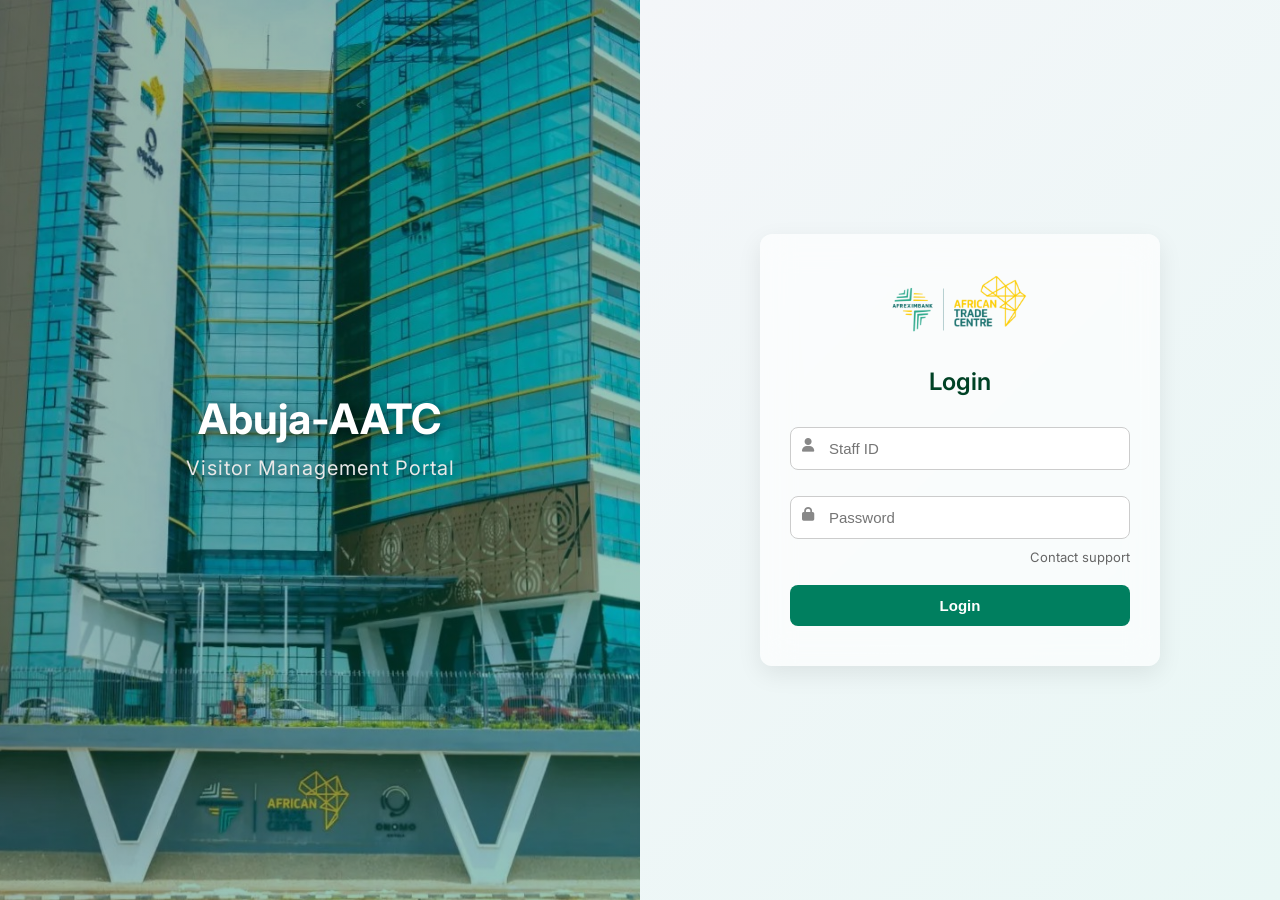
<file: index.html>
<!DOCTYPE html>
<html lang="en">
  <head>
    <meta charset="UTF-8" />
    <meta name="viewport" content="width=device-width, initial-scale=1.0" />
    <title>Abuja-AATC Visitor Management Portal</title>

    <link
      href="https://fonts.googleapis.com/css2?family=Inter:wght@400;600&display=swap"
      rel="stylesheet"
    />
    <link
      rel="stylesheet"
      href="https://cdnjs.cloudflare.com/ajax/libs/font-awesome/6.5.0/css/all.min.css"
    />
    <link rel="icon" href="assets/favicon.ico" type="image/x-icon" />
    <style>
      /* UNified login */
      :root {
        --primary-green: #004225;
        --accent-green: #007f5f;
        --yellow: #ffc107;
        --bg-light: #f4f6f9;
      }

      * {
        margin: 0;
        padding: 0;
        box-sizing: border-box;
      }

      html,
      body {
        height: 100%;
        font-family: "Inter", sans-serif;
        background-color: var(--bg-light);
      }

      /* Loader Spinner */
      #loader {
        position: fixed;
        inset: 0;
        background: #ffffff;
        z-index: 9999;
        display: flex;
        align-items: center;
        justify-content: center;
      }

      .spinner {
        width: 50px;
        height: 50px;
        border: 6px solid #e3e3e3;
        border-top: 6px solid var(--accent-green);
        border-radius: 50%;
        animation: spin 1s linear infinite;
      }

      @keyframes spin {
        to {
          transform: rotate(360deg);
        }
      }

      .container {
        display: flex;
        height: 100vh;
        width: 100%;
      }

      .left-side {
        position: relative;
        flex: 1;
        background: url("assets/afx.jpg") no-repeat center center;
        background-size: cover;
      }

      .left-side::before {
        content: "";
        position: absolute;
        inset: 0;
        background: linear-gradient(
          to bottom right,
          rgba(0, 66, 37, 0.4),
          rgba(0, 127, 95, 0.4)
        );
        z-index: 1;
      }

      .overlay-text {
        position: absolute;
        top: 50%;
        left: 50%;
        transform: translate(-50%, -50%);
        z-index: 2;
        color: #fff;
        text-align: center;
        animation: fadeInText 2s ease-out forwards;
        opacity: 0;
      }

      .overlay-text h1 {
        font-size: 42px;
        font-weight: 700;
        margin: 0;
        line-height: 1.2;
        text-shadow: 3px 3px 10px rgba(0, 0, 0, 0.5);
      }

      .overlay-text h2 {
        font-size: 20px;
        font-weight: 400;
        margin-top: 12px;
        color: #e8e8e8;
        letter-spacing: 1px;
        text-shadow: 2px 2px 6px rgba(0, 0, 0, 0.4);
      }

      @keyframes fadeInText {
        from {
          transform: translate(-50%, -60%);
          opacity: 0;
        }
        to {
          transform: translate(-50%, -50%);
          opacity: 1;
        }
      }

      @media (max-width: 768px) {
        .overlay-text h1 {
          font-size: 30px;
        }

        .overlay-text h2 {
          font-size: 16px;
        }
      }

      .right-side {
        flex: 1;
        display: flex;
        align-items: center;
        justify-content: center;
        background: linear-gradient(135deg, #f4f6f9, #e9f7f5);
        animation: fadeIn 1.2s ease-in-out both;
        position: relative;
        z-index: 2;
      }

      @keyframes fadeIn {
        from {
          opacity: 0;
          transform: translateY(20px);
        }
        to {
          opacity: 1;
          transform: translateY(0);
        }
      }

      .login-wrapper {
        backdrop-filter: blur(16px);
        background-color: rgba(255, 255, 255, 0.65);
        border-radius: 12px;
        box-shadow: 0 8px 25px rgba(0, 0, 0, 0.08);
        width: 100%;
        max-width: 400px;
        padding: 40px 30px;
        transition: all 0.4s ease;
      }

      .logo {
        text-align: center;
        margin-bottom: 30px;
      }

      .logo img {
        width: 140px;
        height: auto;
      }

      h2 {
        font-size: 24px;
        font-weight: 600;
        color: var(--primary-green);
        text-align: center;
        margin-bottom: 25px;
      }

      form {
        display: flex;
        flex-direction: column;
      }

      .form-group {
        margin-bottom: 20px;
        position: relative;
      }

      label {
        display: block;
        font-size: 14px;
        color: #444;
        margin-bottom: 6px;
      }

      .input-icon {
        position: absolute;
        top: 50%;
        left: 12px;
        transform: translateY(-50%);
        color: #888;
        font-size: 14px;
      }

      input[type="text"],
      input[type="password"] {
        width: 100%;
        padding: 12px 15px 12px 38px;
        font-size: 15px;
        border: 1px solid #ccc;
        border-radius: 8px;
        transition: all 0.3s ease;
        background-color: #fff;
      }

      input:focus {
        outline: none;
        border-color: var(--accent-green);
        box-shadow: 0 0 0 3px rgba(0, 127, 95, 0.15);
        transform: scale(1.02);
      }

      .forgot-password {
        text-align: right;
        font-size: 13px;
        margin-top: -10px;
        margin-bottom: 20px;
      }

      .forgot-password a {
        text-decoration: none;
        color: #666;
        transition: color 0.3s ease;
      }

      .forgot-password a:hover {
        color: var(--yellow);
      }

      button[type="submit"] {
        background-color: var(--accent-green);
        color: #fff;
        border: none;
        padding: 12px;
        border-radius: 8px;
        font-size: 15px;
        font-weight: 600;
        cursor: pointer;
        transition: background 0.3s ease;
      }

      button[type="submit"]:hover {
        background-color: var(--primary-green);
      }

      @media (max-width: 991px) {
        .container {
          flex-direction: column;
        }

        .left-side {
          height: 35vh;
        }

        .right-side {
          height: 65vh;
          padding: 20px;
        }

        .login-wrapper {
          max-width: 90%;
        }
      }

      #toast {
        visibility: hidden;
        min-width: 250px;
        background-color: #c62828;
        color: #fff;
        text-align: center;
        border-radius: 8px;
        padding: 16px;
        position: fixed;
        top: 20px;
        right: 20px;
        z-index: 9999;
        box-shadow: 0 4px 12px rgba(0, 0, 0, 0.3);
        opacity: 0;
        transition: opacity 0.4s ease, transform 0.4s ease;
      }

      #toast.show {
        visibility: visible;
        opacity: 1;
        transform: translateY(0);
      }
    </style>
  </head>
  <body>
    <!-- Page Loader -->
    <div id="loader">
      <div class="spinner"></div>
    </div>

    <div class="container" style="display: none" id="main-content">
      <div class="left-side">
        <div class="overlay-text">
          <h1>Abuja-AATC</h1>
          <h2>Visitor Management Portal</h2>
        </div>
      </div>

      <div class="right-side">
        <div id="toast">Invalid credentials.</div>
        <div class="login-wrapper">
          <div class="logo">
            <a href="index.html">
              <img src="assets/logo-green-yellow.png" alt="Company Logo" />
            </a>
          </div>

          <h2>Login</h2>

          <form method="POST" action="unified_login.php">
            <div class="form-group">
              <label for="login_input"></label>
              <i class="fas fa-user input-icon"></i>
              <input
                type="text"
                name="login_input"
                id="login_input"
                required
                placeholder="Staff ID"
              />
            </div>

            <div class="form-group">
              <label for="password"></label>
              <i class="fas fa-lock input-icon"></i>
              <input
                type="password"
                name="password"
                id="password"
                required
                placeholder="Password"
              />
            </div>

            <div class="forgot-password">
              <a href="password_reset.html">Contact support</a>
            </div>

            <button type="submit">Login</button>
          </form>
        </div>
      </div>
    </div>

    <!-- Fade-in after load -->
    <script>
      window.addEventListener("load", function () {
        document.getElementById("loader").style.display = "none";
        document.getElementById("main-content").style.display = "flex";
      });

      // Check if credetials error
      const params = new URLSearchParams(window.location.search);
      if (params.get("error") === "1") {
        const toast = document.getElementById("toast");
        toast.classList.add("show");
        setTimeout(() => {
          toast.classList.remove("show");
        }, 3000); // Hide after 3 seconds
        window.history.replaceState(
          {},
          document.title,
          window.location.pathname
        );
      }
    </script>
  </body>
</html>
</file>
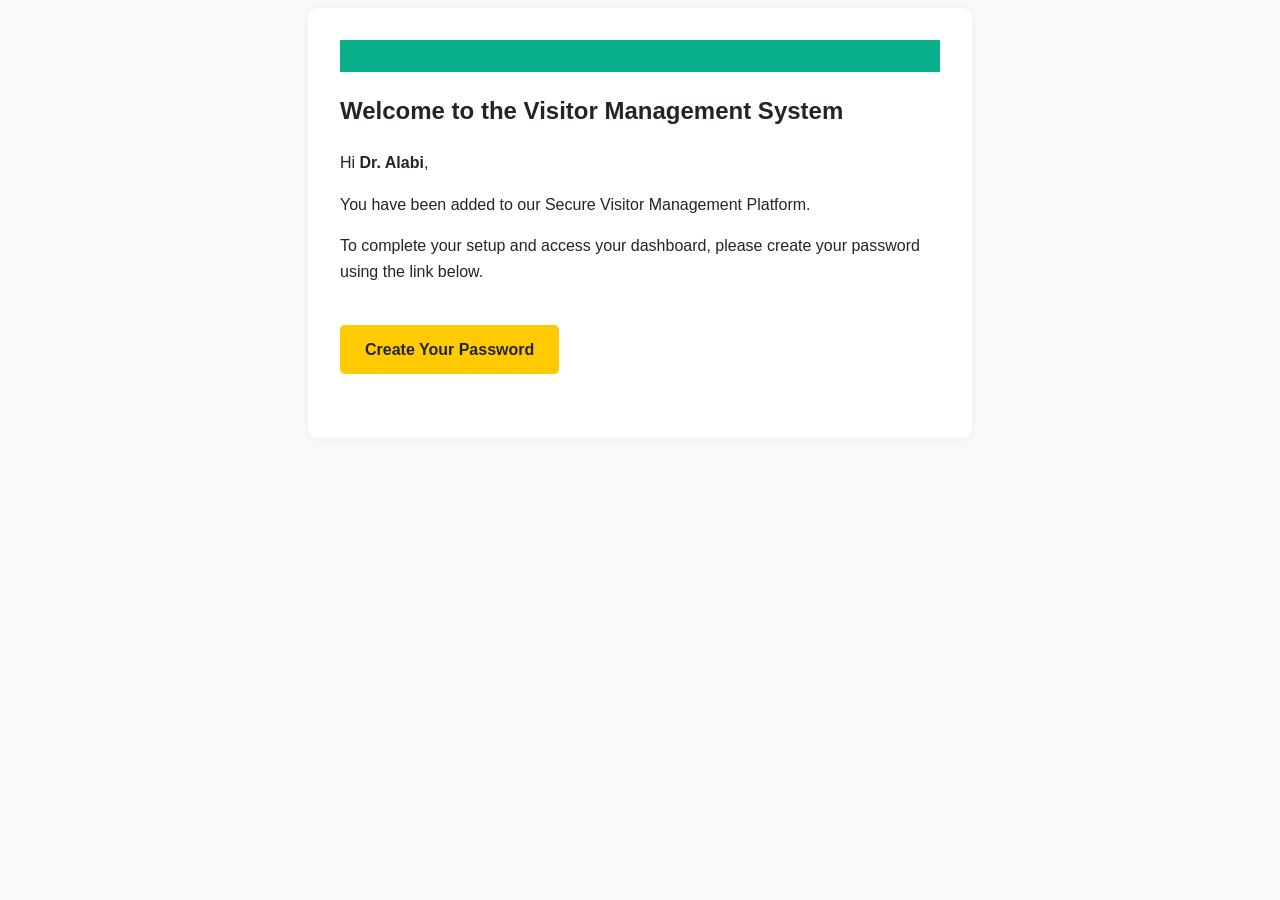
<file: email_to_staff.html>
<!DOCTYPE html>
    <html>
    <head>
    <style>
        body {
        font-family: 'Segoe UI', sans-serif;
        background-color: #f8f9fa;
        color: #212529;
        line-height: 1.6;
        }
        .container {
        max-width: 600px;
        margin: 0 auto;
        background-color: #ffffff;
        border-radius: 10px;
        overflow: hidden;
        box-shadow: 0 0 10px rgba(0,0,0,0.05);
        padding: 2rem;
        }
        .header {
        background-color: #07AF8B;
        padding: 1rem;
        text-align: center;
        }
        .header img {
        height: 50px;
        }
        .button {
        display: inline-block;
        margin-top: 1.5rem;
        padding: 12px 25px;
        background-color: #FFCA00;
        color: #212529;
        text-decoration: none;
        border-radius: 5px;
        font-weight: bold;
        }
        .footer {
        margin-top: 2rem;
        font-size: 0.875rem;
        color: #6c757d;
        text-align: center;
        }
    </style>
    </head>
    <body>
    <div class="container">
        <div class="header">
       <!-- <img src="https://yourdomain.com/assets/logo-green-yellow.png" alt="Bank Logo"> -->
        </div>
        <h2>Welcome to the Visitor Management System</h2>
        <p>Hi <strong>Dr. Alabi</strong>,</p>
        <p>You have been added to our Secure Visitor Management Platform.</p>
        <p>To complete your setup and access your dashboard, please create your password using the link below.</p>

        <a href="reset_password.php" class="button">Create Your Password</a>

        <!-- <p>If you did not expect this email, please ignore it or contact your administrator.</p> -->

        <div class="footer">
       <!-- &copy; <?= date('Y') ?> Your Bank Name – All rights reserved. -->
        </div>
    </div>
    </body>
    </html>
</file>
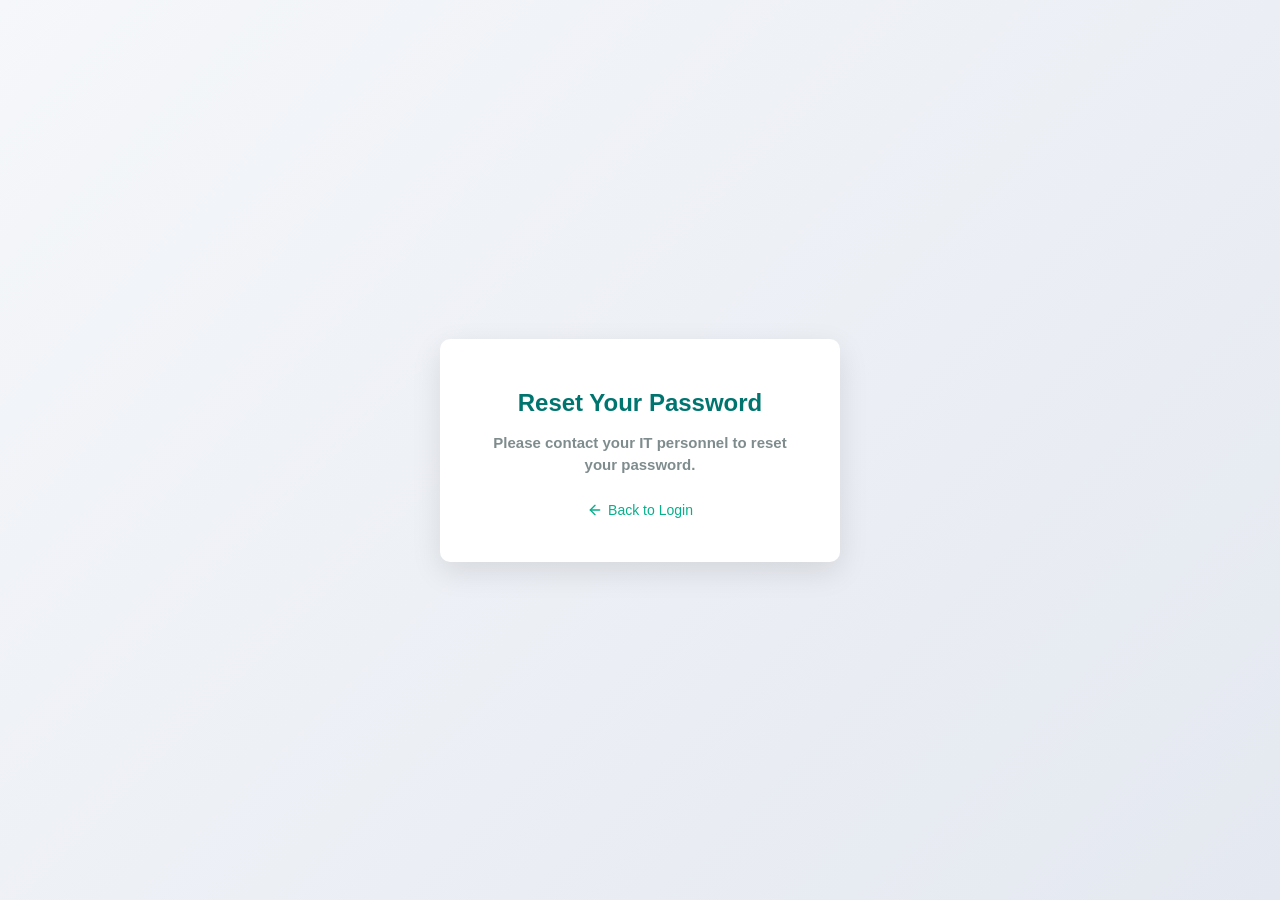
<file: gate_password_reset.html>
<!DOCTYPE html>
<html lang="en">
<head>
    <meta charset="UTF-8">
    <meta name="viewport" content="width=device-width, initial-scale=1.0">
    <title>Virtual Logbook - Reset Password</title>
    <style>
        /* Consistent with other screens */
        */* Consistent with other screens */
* {
    margin: 0;
    padding: 0;
    box-sizing: border-box;
    font-family: 'Segoe UI', Tahoma, Geneva, Verdana, sans-serif;
}

body {
    background-color: #f5f7fa;
    display: flex;
    justify-content: center;
    align-items: center;
    min-height: 100vh;
    background-image: linear-gradient(135deg, #f5f7fa 0%, #e4e8f0 100%);
}

.reset-container {
    background: white;
    border-radius: 10px;
    box-shadow: 0 10px 30px rgba(0, 0, 0, 0.1);
    width: 100%;
    max-width: 400px;
    padding: 40px;
    text-align: center;
}

.logo {
    text-align: center;
    margin-bottom: 10px;
}

.logo img {
    width: 40px;
    height: auto;
}

h1 {
    color: #007570; /* Your primary green text */
    font-size: 24px;
    margin-bottom: 15px;
}

.instructions {
    color: #7f8c8d;
    font-size: 15px;
    line-height: 1.5;
    margin-bottom: 25px;
}

/* Form Styles */
.form-group {
    margin-bottom: 20px;
    text-align: left;
}

label {
    display: block;
    margin-bottom: 8px;
    color: #2c3e50;
    font-weight: 500;
    font-size: 14px;
}

input {
    width: 100%;
    padding: 12px 15px;
    border: 1px solid #ddd;
    border-radius: 5px;
    font-size: 15px;
    transition: border 0.3s;
}

input:focus {
    border-color: #07AF8B;
    outline: none;
    box-shadow: 0 0 0 3px rgba(7, 175, 139, 0.2);
}

/* Button */
.reset-btn {
    width: 100%;
    padding: 13px;
    background-color: #07AF8B;
    color: white;
    border: none;
    border-radius: 5px;
    font-size: 16px;
    font-weight: 600;
    cursor: pointer;
    transition: background-color 0.3s;
    margin-top: 10px;
}

.reset-btn:hover {
    background-color: #007570;
}

/* Back to Login */
.back-to-login {
    text-align: center;
    margin-top: 25px;
}

.back-to-login a {
    color: #07AF8B;
    text-decoration: none;
    font-weight: 500;
    font-size: 14px;
    display: inline-flex;
    align-items: center;
}

.back-to-login a:hover {
    text-decoration: underline;
    color: #FFCA00;
}

.back-to-login svg {
    margin-right: 5px;
}

/* Responsive */
@media (max-width: 480px) {
    .reset-container {
        padding: 30px 20px;
        margin: 0 15px;
    }
}

    </style>
</head>
<body>
    <div class="reset-container">
        <div class="logo">
            
        </div>
        
        <h1>Reset Your Password</h1>
        <h2 class="instructions">Please contact your IT personnel to reset your password.</h2>
        
       
        
        <div class="back-to-login">
             <a href="gate_login.php">
                <svg width="16" height="16" viewBox="0 0 24 24" fill="none" stroke="currentColor" stroke-width="2" stroke-linecap="round" stroke-linejoin="round">
                    <line x1="19" y1="12" x2="5" y2="12"></line>
                    <polyline points="12 19 5 12 12 5"></polyline>
                </svg>
                Back to Login
            </a>
        </div>
    </div>
</body>
</html>
</file>
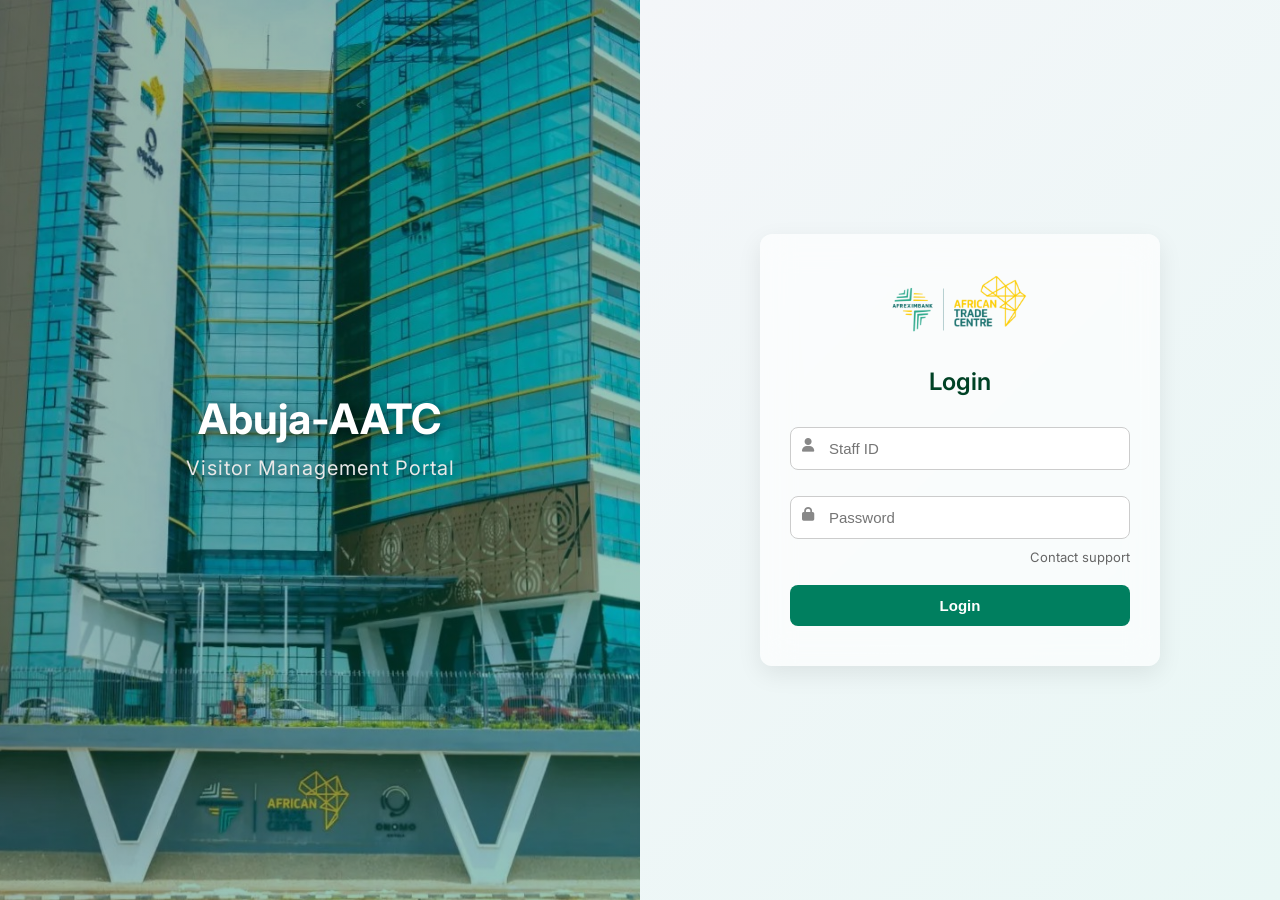
<file: login.html>
<!DOCTYPE html>
<html lang="en">
<head>
  <meta charset="UTF-8" />
  <meta name="viewport" content="width=device-width, initial-scale=1.0"/>
  <title>Abuja-AATC Visitor Management Portal</title>

  <link href="https://fonts.googleapis.com/css2?family=Inter:wght@400;600&display=swap" rel="stylesheet"/>
  <link rel="stylesheet" href="https://cdnjs.cloudflare.com/ajax/libs/font-awesome/6.5.0/css/all.min.css" />
  <link rel="icon" href="assets/favicon.ico" type="image/x-icon">
  <style>
    :root {
      --primary-green: #004225;
      --accent-green: #007f5f;
      --yellow: #ffc107;
      --bg-light: #f4f6f9;
    }

    * {
      margin: 0;
      padding: 0;
      box-sizing: border-box;
    }

    html, body {
      height: 100%;
      font-family: 'Inter', sans-serif;
      background-color: var(--bg-light);
    }

    /* Loader Spinner */
    #loader {
      position: fixed;
      inset: 0;
      background: #ffffff;
      z-index: 9999;
      display: flex;
      align-items: center;
      justify-content: center;
    }

    .spinner {
      width: 50px;
      height: 50px;
      border: 6px solid #e3e3e3;
      border-top: 6px solid var(--accent-green);
      border-radius: 50%;
      animation: spin 1s linear infinite;
    }

    @keyframes spin {
      to { transform: rotate(360deg); }
    }

    .container {
      display: flex;
      height: 100vh;
      width: 100%;
    }

    .left-side {
      position: relative;
      flex: 1;
      background: url('assets/afx.jpg') no-repeat center center;
      background-size: cover;
    }

    .left-side::before {
      content: "";
      position: absolute;
      inset: 0;
      background: linear-gradient(to bottom right, rgba(0, 66, 37, 0.4), rgba(0, 127, 95, 0.4));
      z-index: 1;
    }

    .overlay-text {
  position: absolute;
  top: 50%;
  left: 50%;
  transform: translate(-50%, -50%);
  z-index: 2;
  color: #fff;
  text-align: center;
  animation: fadeInText 2s ease-out forwards;
  opacity: 0;
}

.overlay-text h1 {
  font-size: 42px;
  font-weight: 700;
  margin: 0;
  line-height: 1.2;
  text-shadow: 3px 3px 10px rgba(0, 0, 0, 0.5);
}

.overlay-text h2 {
  font-size: 20px;
  font-weight: 400;
  margin-top: 12px;
  color: #e8e8e8;
  letter-spacing: 1px;
  text-shadow: 2px 2px 6px rgba(0, 0, 0, 0.4);
}

@keyframes fadeInText {
  from {
    transform: translate(-50%, -60%);
    opacity: 0;
  }
  to {
    transform: translate(-50%, -50%);
    opacity: 1;
  }
}

@media (max-width: 768px) {
  .overlay-text h1 {
    font-size: 30px;
  }

  .overlay-text h2 {
    font-size: 16px;
  }
}



    .right-side {
      flex: 1;
      display: flex;
      align-items: center;
      justify-content: center;
      background: linear-gradient(135deg, #f4f6f9, #e9f7f5);
      animation: fadeIn 1.2s ease-in-out both;
      position: relative;
      z-index: 2;
    }

    @keyframes fadeIn {
      from {
        opacity: 0;
        transform: translateY(20px);
      }
      to {
        opacity: 1;
        transform: translateY(0);
      }
    }

    .login-wrapper {
      backdrop-filter: blur(16px);
      background-color: rgba(255, 255, 255, 0.65);
      border-radius: 12px;
      box-shadow: 0 8px 25px rgba(0, 0, 0, 0.08);
      width: 100%;
      max-width: 400px;
      padding: 40px 30px;
      transition: all 0.4s ease;
    }

    .logo {
      text-align: center;
      margin-bottom: 30px;
    }

    .logo img {
      width: 140px;
      height: auto;
    }

    h2 {
      font-size: 24px;
      font-weight: 600;
      color: var(--primary-green);
      text-align: center;
      margin-bottom: 25px;
    }

    form {
      display: flex;
      flex-direction: column;
    }

    .form-group {
      margin-bottom: 20px;
      position: relative;
    }

    label {
      display: block;
      font-size: 14px;
      color: #444;
      margin-bottom: 6px;
    }

    .input-icon {
      position: absolute;
      top: 50%;
      left: 12px;
      transform: translateY(-50%);
      color: #888;
      font-size: 14px;
    }

    input[type="email"],
    input[type="password"] {
      width: 100%;
      padding: 12px 15px 12px 38px;
      font-size: 15px;
      border: 1px solid #ccc;
      border-radius: 8px;
      transition: all 0.3s ease;
      background-color: #fff;
    }

    input:focus {
      outline: none;
      border-color: var(--accent-green);
      box-shadow: 0 0 0 3px rgba(0, 127, 95, 0.15);
      transform: scale(1.02);
    }

    .forgot-password {
      text-align: right;
      font-size: 13px;
      margin-top: -10px;
      margin-bottom: 20px;
    }

    .forgot-password a {
      text-decoration: none;
      color: #666;
      transition: color 0.3s ease;
    }

    .forgot-password a:hover {
      color: var(--yellow);
    }

    button[type="submit"] {
      background-color: var(--accent-green);
      color: #fff;
      border: none;
      padding: 12px;
      border-radius: 8px;
      font-size: 15px;
      font-weight: 600;
      cursor: pointer;
      transition: background 0.3s ease;
    }

    button[type="submit"]:hover {
      background-color: var(--primary-green);
    }

    @media (max-width: 991px) {
      .container {
        flex-direction: column;
      }

      .left-side {
        height: 35vh;
      }

      .right-side {
        height: 65vh;
        padding: 20px;
      }

      .login-wrapper {
        max-width: 90%;
      }
    }
    
      #toast {
    visibility: hidden;
    min-width: 250px;
    background-color: #c62828;
    color: #fff;
    text-align: center;
    border-radius: 8px;
    padding: 16px;
    position: fixed;
    top: 20px;
    right: 20px;
    z-index: 9999;
    box-shadow: 0 4px 12px rgba(0, 0, 0, 0.3);
    opacity: 0;
    transition: opacity 0.4s ease, transform 0.4s ease;
    
  }

  #toast.show {
    visibility: visible;
    opacity: 1;
    transform: translateY(0);
  }
  </style>
</head>
<body>
    
  <!-- Page Loader -->
  <div id="loader">
    <div class="spinner"></div>
  </div>

  <div class="container" style="display: none;" id="main-content">
    <div class="left-side">
        <div class="overlay-text">
          <h1>Abuja-AATC</h1>
          <h2>Visitor Management Portal</h2>
        </div>
      </div>
      

    <div class="right-side">
    <div id="toast">Invalid credentials.</div>
      <div class="login-wrapper">
        <div class="logo">
          <a href="index.html">
            <img src="assets/logo-green-yellow.png" alt="Company Logo" />
          </a>
        </div>
        


        <h2>Login</h2>

        <form method="POST" action="employee_login.php">
          <div class="form-group">
            <label for="email"></label>
            <i class="fas fa-user input-icon"></i>
            <input type="email" name="email" id="email" required placeholder="Staff ID">
          </div>

          <div class="form-group">
            <label for="password"></label>
            <i class="fas fa-lock input-icon"></i>
            <input type="password" name="password" id="password" required placeholder="Password">
          </div>

          <div class="forgot-password">
            <a href="password_reset.html">Contact support</a>
          </div>

          <button type="submit">Login</button>
        </form>
      </div>
    </div>
  </div>

  <!-- Fade-in after load -->
  <script>
    window.addEventListener("load", function () {
      document.getElementById("loader").style.display = "none";
      document.getElementById("main-content").style.display = "flex";
    });
    
   
  // Check if credetials error
  const params = new URLSearchParams(window.location.search);
  if (params.get("error") === "1") {
    const toast = document.getElementById("toast");
    toast.classList.add("show");
    setTimeout(() => {
      toast.classList.remove("show");
    }, 3000); // Hide after 3 seconds
    window.history.replaceState({}, document.title, window.location.pathname);
  }
  </script>

</body>
</html>
</file>
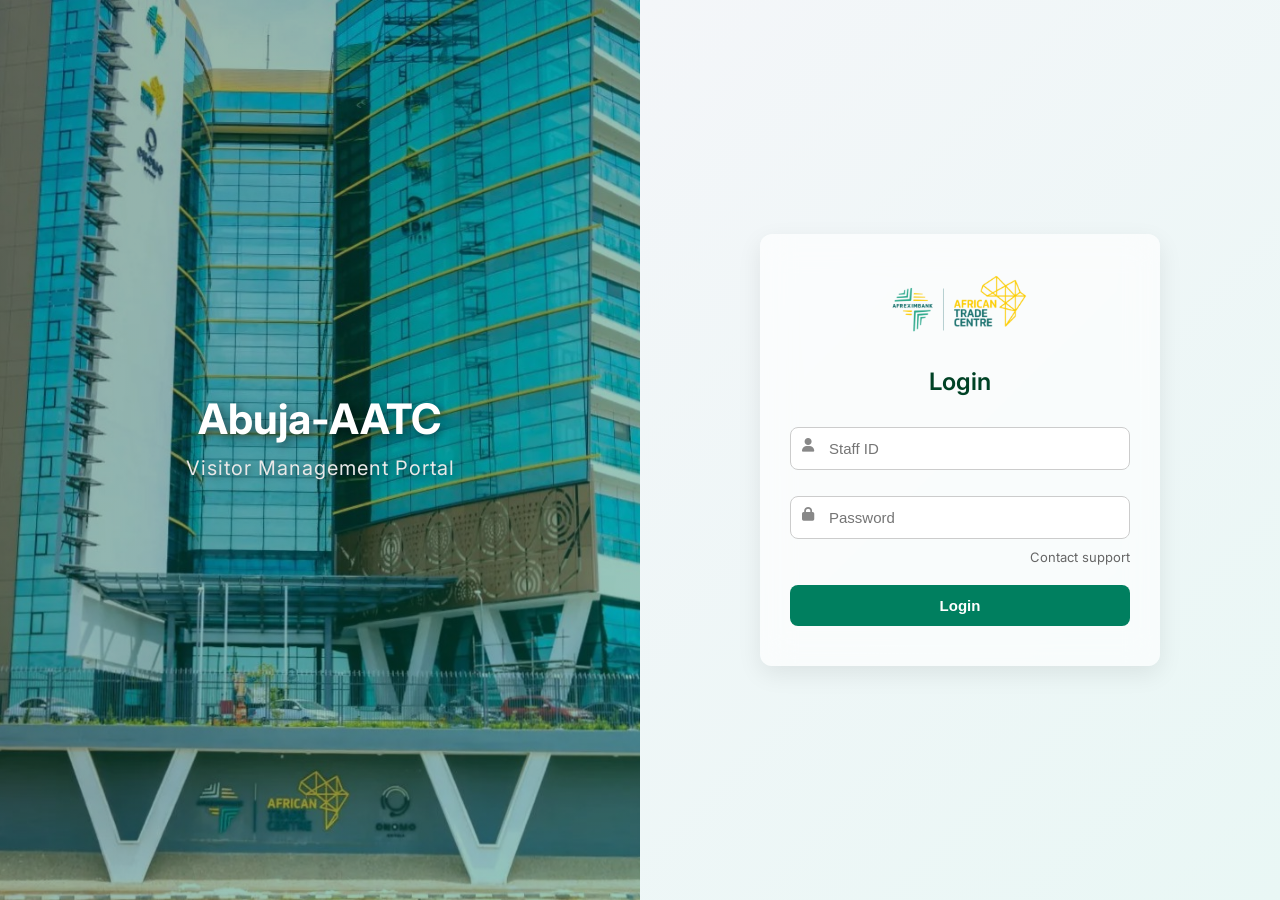
<file: new_landing_page.html>
<!DOCTYPE html>
<html lang="en">
<head>
  <meta charset="UTF-8" />
  <meta name="viewport" content="width=device-width, initial-scale=1.0"/>
  <title>Login | Visitor Management System</title>

  <link href="https://fonts.googleapis.com/css2?family=Inter:wght@400;600&display=swap" rel="stylesheet"/>
  <link rel="stylesheet" href="https://cdnjs.cloudflare.com/ajax/libs/font-awesome/6.5.0/css/all.min.css" />

  <style>
    :root {
      --primary-green: #004225;
      --accent-green: #007f5f;
      --yellow: #ffc107;
      --bg-light: #f4f6f9;
    }

    * {
      margin: 0;
      padding: 0;
      box-sizing: border-box;
    }

    html, body {
      height: 100%;
      font-family: 'Inter', sans-serif;
      background-color: var(--bg-light);
    }

    /* Loader Spinner */
    #loader {
      position: fixed;
      inset: 0;
      background: #ffffff;
      z-index: 9999;
      display: flex;
      align-items: center;
      justify-content: center;
    }

    .spinner {
      width: 50px;
      height: 50px;
      border: 6px solid #e3e3e3;
      border-top: 6px solid var(--accent-green);
      border-radius: 50%;
      animation: spin 1s linear infinite;
    }

    @keyframes spin {
      to { transform: rotate(360deg); }
    }

    .container {
      display: flex;
      height: 100vh;
      width: 100%;
    }

    .left-side {
      position: relative;
      flex: 1;
      background: url('assets/afx.jpg') no-repeat center center;
      background-size: cover;
    }

    .left-side::before {
      content: "";
      position: absolute;
      inset: 0;
      background: linear-gradient(to bottom right, rgba(0, 66, 37, 0.4), rgba(0, 127, 95, 0.4));
      z-index: 1;
    }

    .overlay-text {
  position: absolute;
  top: 50%;
  left: 50%;
  transform: translate(-50%, -50%);
  z-index: 2;
  color: #fff;
  text-align: center;
  animation: fadeInText 2s ease-out forwards;
  opacity: 0;
}

.overlay-text h1 {
  font-size: 42px;
  font-weight: 700;
  margin: 0;
  line-height: 1.2;
  text-shadow: 3px 3px 10px rgba(0, 0, 0, 0.5);
}

.overlay-text h2 {
  font-size: 20px;
  font-weight: 400;
  margin-top: 12px;
  color: #e8e8e8;
  letter-spacing: 1px;
  text-shadow: 2px 2px 6px rgba(0, 0, 0, 0.4);
}

@keyframes fadeInText {
  from {
    transform: translate(-50%, -60%);
    opacity: 0;
  }
  to {
    transform: translate(-50%, -50%);
    opacity: 1;
  }
}

@media (max-width: 768px) {
  .overlay-text h1 {
    font-size: 30px;
  }

  .overlay-text h2 {
    font-size: 16px;
  }
}



    .right-side {
      flex: 1;
      display: flex;
      align-items: center;
      justify-content: center;
      background: linear-gradient(135deg, #f4f6f9, #e9f7f5);
      animation: fadeIn 1.2s ease-in-out both;
      position: relative;
      z-index: 2;
    }

    @keyframes fadeIn {
      from {
        opacity: 0;
        transform: translateY(20px);
      }
      to {
        opacity: 1;
        transform: translateY(0);
      }
    }

    .login-wrapper {
      backdrop-filter: blur(16px);
      background-color: rgba(255, 255, 255, 0.65);
      border-radius: 12px;
      box-shadow: 0 8px 25px rgba(0, 0, 0, 0.08);
      width: 100%;
      max-width: 400px;
      padding: 40px 30px;
      transition: all 0.4s ease;
    }

    .logo {
      text-align: center;
      margin-bottom: 30px;
    }

    .logo img {
      width: 140px;
      height: auto;
    }

    h2 {
      font-size: 24px;
      font-weight: 600;
      color: var(--primary-green);
      text-align: center;
      margin-bottom: 25px;
    }

    form {
      display: flex;
      flex-direction: column;
    }

    .form-group {
      margin-bottom: 20px;
      position: relative;
    }

    label {
      display: block;
      font-size: 14px;
      color: #444;
      margin-bottom: 6px;
    }

    .input-icon {
      position: absolute;
      top: 50%;
      left: 12px;
      transform: translateY(-50%);
      color: #888;
      font-size: 14px;
    }

    input[type="email"],
    input[type="password"] {
      width: 100%;
      padding: 12px 15px 12px 38px;
      font-size: 15px;
      border: 1px solid #ccc;
      border-radius: 8px;
      transition: all 0.3s ease;
      background-color: #fff;
    }

    input:focus {
      outline: none;
      border-color: var(--accent-green);
      box-shadow: 0 0 0 3px rgba(0, 127, 95, 0.15);
      transform: scale(1.02);
    }

    .forgot-password {
      text-align: right;
      font-size: 13px;
      margin-top: -10px;
      margin-bottom: 20px;
    }

    .forgot-password a {
      text-decoration: none;
      color: #666;
      transition: color 0.3s ease;
    }

    .forgot-password a:hover {
      color: var(--yellow);
    }

    button[type="submit"] {
      background-color: var(--accent-green);
      color: #fff;
      border: none;
      padding: 12px;
      border-radius: 8px;
      font-size: 15px;
      font-weight: 600;
      cursor: pointer;
      transition: background 0.3s ease;
    }

    button[type="submit"]:hover {
      background-color: var(--primary-green);
    }

    @media (max-width: 991px) {
      .container {
        flex-direction: column;
      }

      .left-side {
        height: 35vh;
      }

      .right-side {
        height: 65vh;
        padding: 20px;
      }

      .login-wrapper {
        max-width: 90%;
      }
    }
  </style>
</head>
<body>

  <!-- Page Loader -->
  <div id="loader">
    <div class="spinner"></div>
  </div>

  <div class="container" style="display: none;" id="main-content">
    <div class="left-side">
        <div class="overlay-text">
          <h1>Abuja-AATC</h1>
          <h2>Visitor Management Portal</h2>
        </div>
      </div>
      
      

    <div class="right-side">
      <div class="login-wrapper">
        <div class="logo">
          <a href="landing_page.html">
            <img src="assets/logo-green-yellow.png" alt="Company Logo" />
          </a>
        </div>

        <h2>Login</h2>

        <form method="POST" action="employee_login.php">
          <div class="form-group">
            <label for="email"></label>
            <i class="fas fa-user input-icon"></i>
            <input type="email" name="email" id="email" required placeholder="Staff ID">
          </div>

          <div class="form-group">
            <label for="password"></label>
            <i class="fas fa-lock input-icon"></i>
            <input type="password" name="password" id="password" required placeholder="Password">
          </div>

          <div class="forgot-password">
            <a href="password_reset.html">Contact support</a>
          </div>

          <button type="submit">Login</button>
        </form>
      </div>
    </div>
  </div>

  <!-- Fade-in after load -->
  <script>
    window.addEventListener("load", function () {
      document.getElementById("loader").style.display = "none";
      document.getElementById("main-content").style.display = "flex";
    });
  </script>

</body>
</html>
</file>
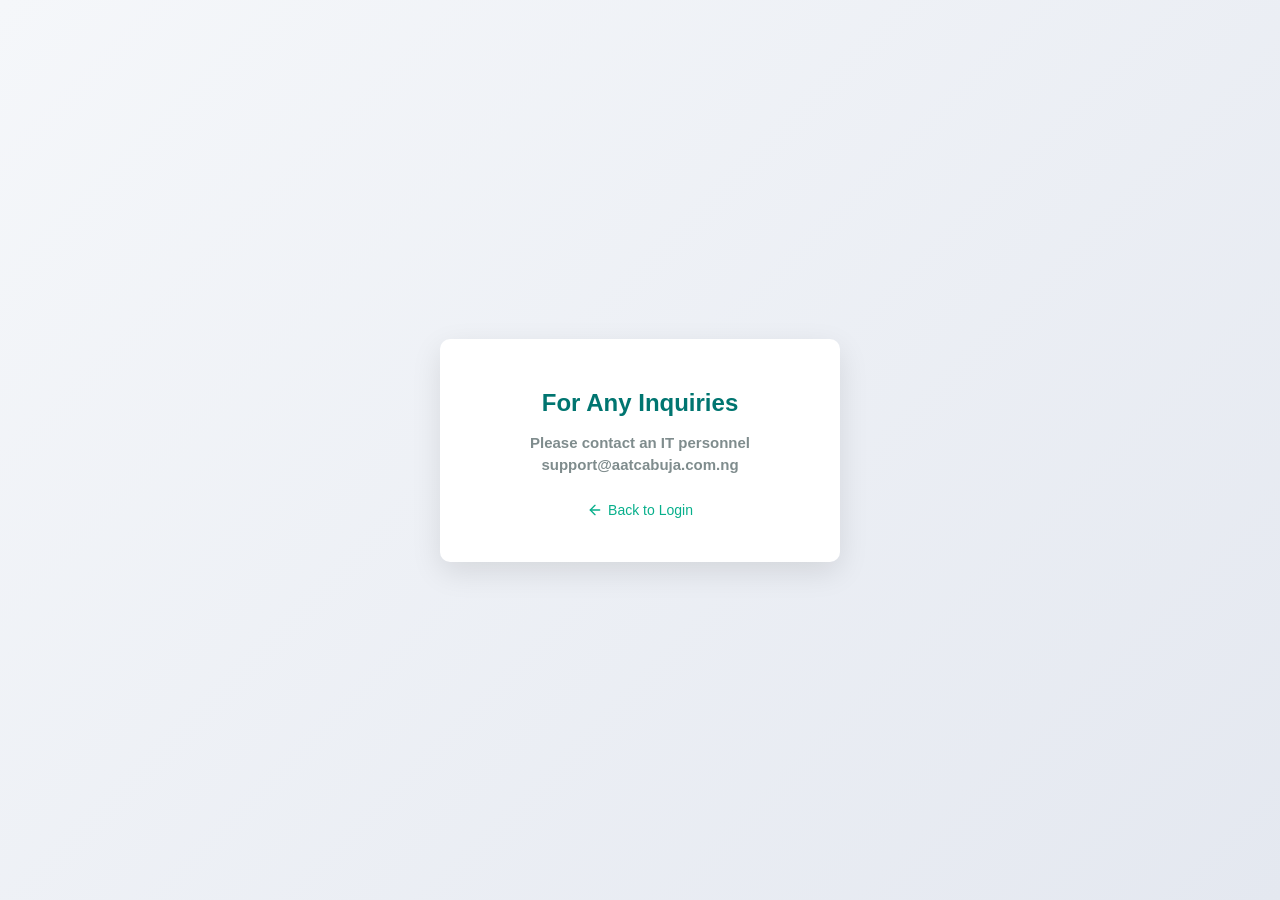
<file: password_reset.html>
<!DOCTYPE html>
<html lang="en">
<head>
    <meta charset="UTF-8">
    <meta name="viewport" content="width=device-width, initial-scale=1.0">
    <title>Contact Support</title>
    <style>
        /* Consistent with other screens */
        * /* Consistent with other screens */
* {
    margin: 0;
    padding: 0;
    box-sizing: border-box;
    font-family: 'Segoe UI', Tahoma, Geneva, Verdana, sans-serif;
}

body {
    background-color: #f5f7fa;
    display: flex;
    justify-content: center;
    align-items: center;
    min-height: 100vh;
    background-image: linear-gradient(135deg, #f5f7fa 0%, #e4e8f0 100%);
}

.reset-container {
    background: white;
    border-radius: 10px;
    box-shadow: 0 10px 30px rgba(0, 0, 0, 0.1);
    width: 100%;
    max-width: 400px;
    padding: 40px;
    text-align: center;
}

.logo {
    text-align: center;
    margin-bottom: 10px;
}

.logo img {
    width: 40px;
    height: auto;
}

h1 {
    color: #007570; /* Your primary green text */
    font-size: 24px;
    margin-bottom: 15px;
}

.instructions {
    color: #7f8c8d;
    font-size: 15px;
    line-height: 1.5;
    margin-bottom: 25px;
}

/* Form Styles */
.form-group {
    margin-bottom: 20px;
    text-align: left;
}

label {
    display: block;
    margin-bottom: 8px;
    color: #2c3e50;
    font-weight: 500;
    font-size: 14px;
}

input {
    width: 100%;
    padding: 12px 15px;
    border: 1px solid #ddd;
    border-radius: 5px;
    font-size: 15px;
    transition: border 0.3s;
}

input:focus {
    border-color: #07AF8B;
    outline: none;
    box-shadow: 0 0 0 3px rgba(7, 175, 139, 0.2);
}

/* Button */
.reset-btn {
    width: 100%;
    padding: 13px;
    background-color: #07AF8B;
    color: white;
    border: none;
    border-radius: 5px;
    font-size: 16px;
    font-weight: 600;
    cursor: pointer;
    transition: background-color 0.3s;
    margin-top: 10px;
}

.reset-btn:hover {
    background-color: #007570;
}

/* Back to Login */
.back-to-login {
    text-align: center;
    margin-top: 25px;
}

.back-to-login a {
    color: #07AF8B;
    text-decoration: none;
    font-weight: 500;
    font-size: 14px;
    display: inline-flex;
    align-items: center;
}

.back-to-login a:hover {
    text-decoration: underline;
    color: #FFCA00;
}

.back-to-login svg {
    margin-right: 5px;
}

/* Responsive */
@media (max-width: 480px) {
    .reset-container {
        padding: 30px 20px;
        margin: 0 15px;
    }
}

    </style>
</head>
<body>
    <div class="reset-container">
        <div class="logo">
            
        </div>
        
        <h1>For Any Inquiries</h1>
        <h2 class="instructions">Please contact an IT personnel support@aatcabuja.com.ng</h2>
        
       
        
        <div class="back-to-login">
             <a href="index.html">
                <svg width="16" height="16" viewBox="0 0 24 24" fill="none" stroke="currentColor" stroke-width="2" stroke-linecap="round" stroke-linejoin="round">
                    <line x1="19" y1="12" x2="5" y2="12"></line>
                    <polyline points="12 19 5 12 12 5"></polyline>
                </svg>
                Back to Login
            </a>
        </div>
    </div>
</body>
</html>
</file>
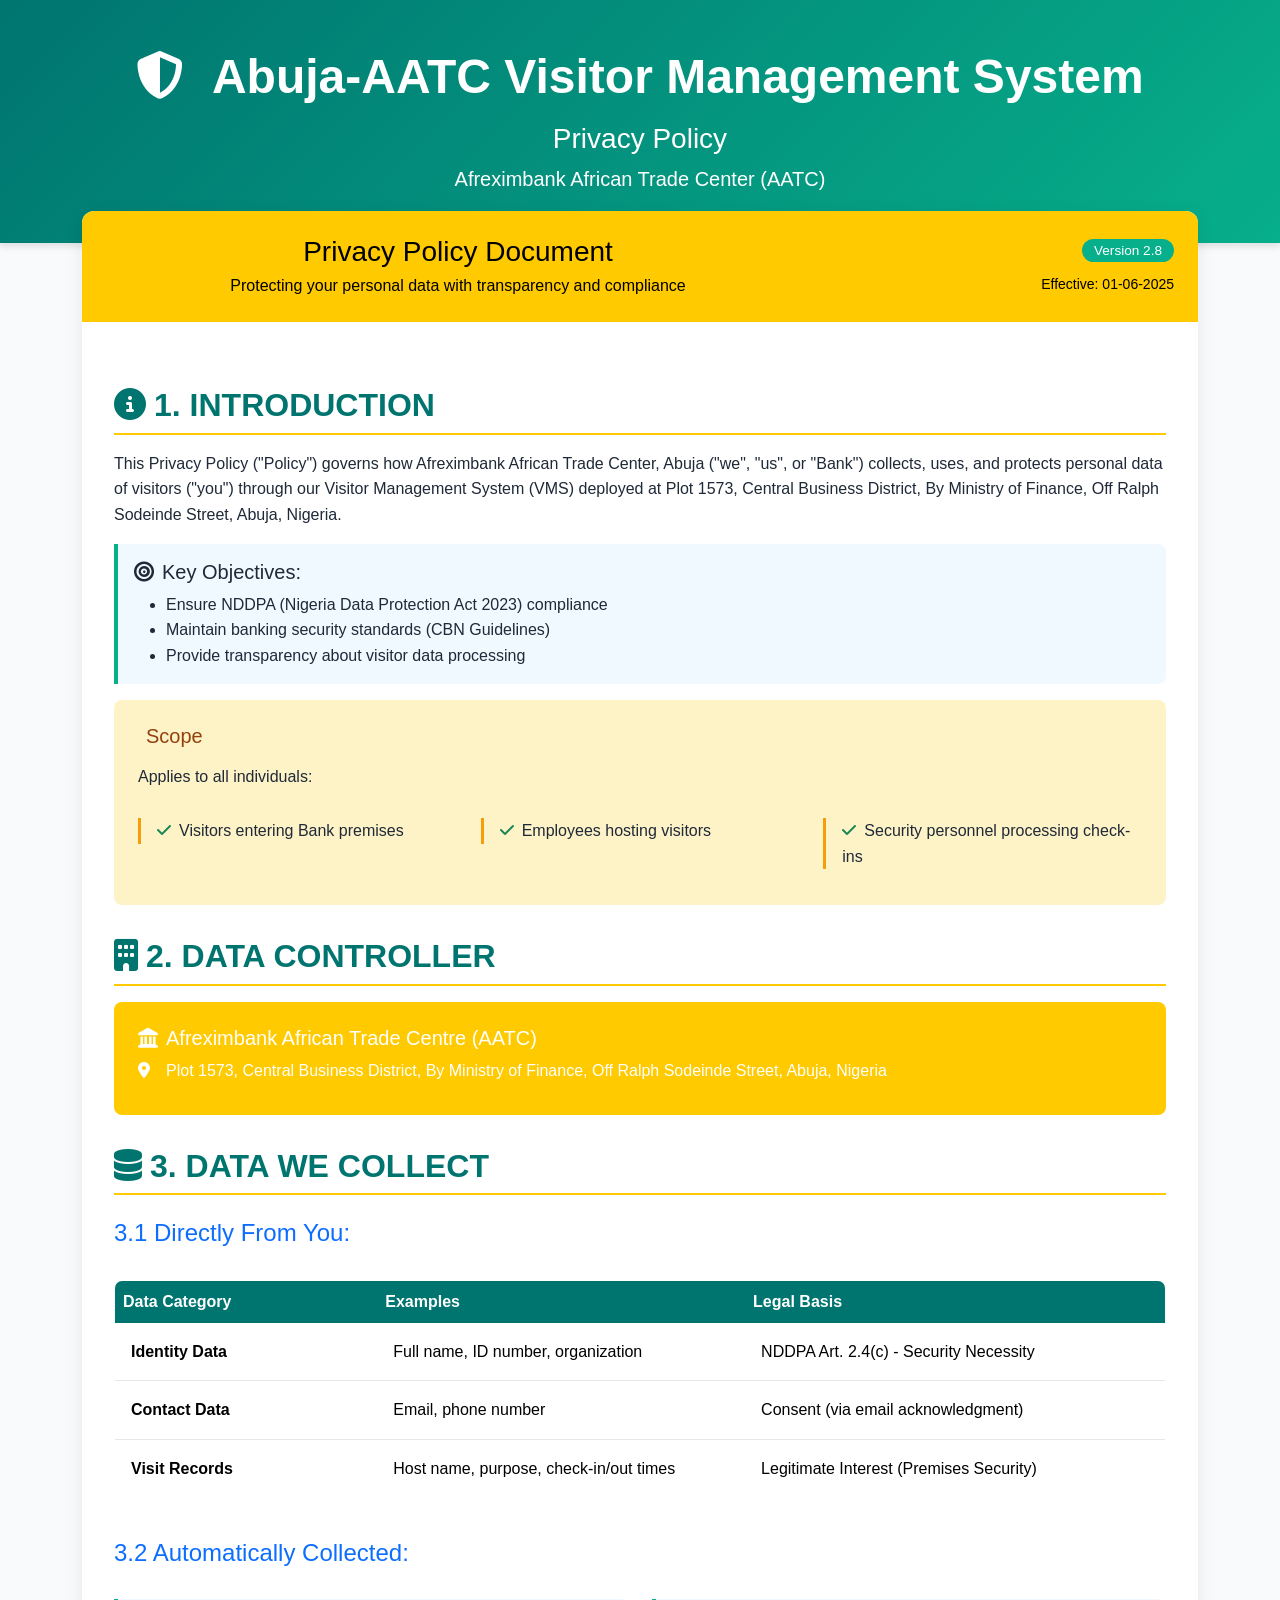
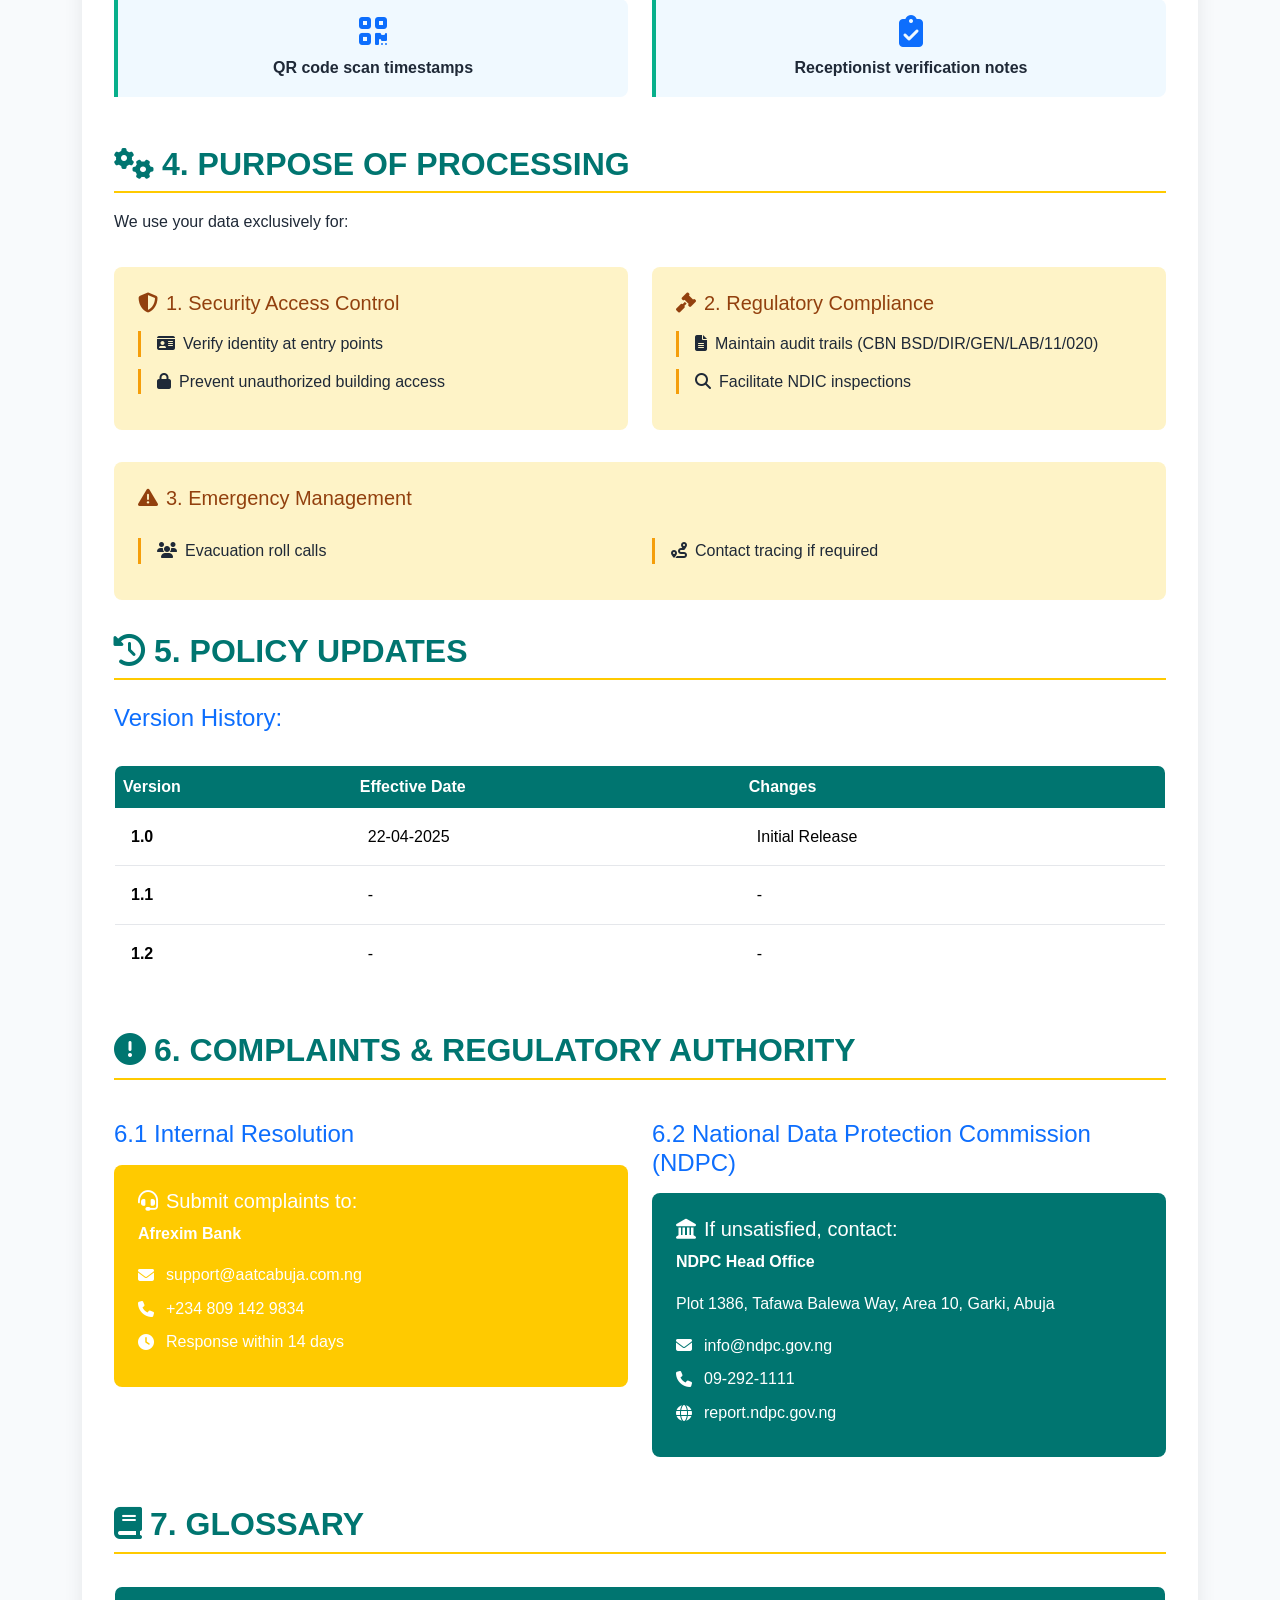
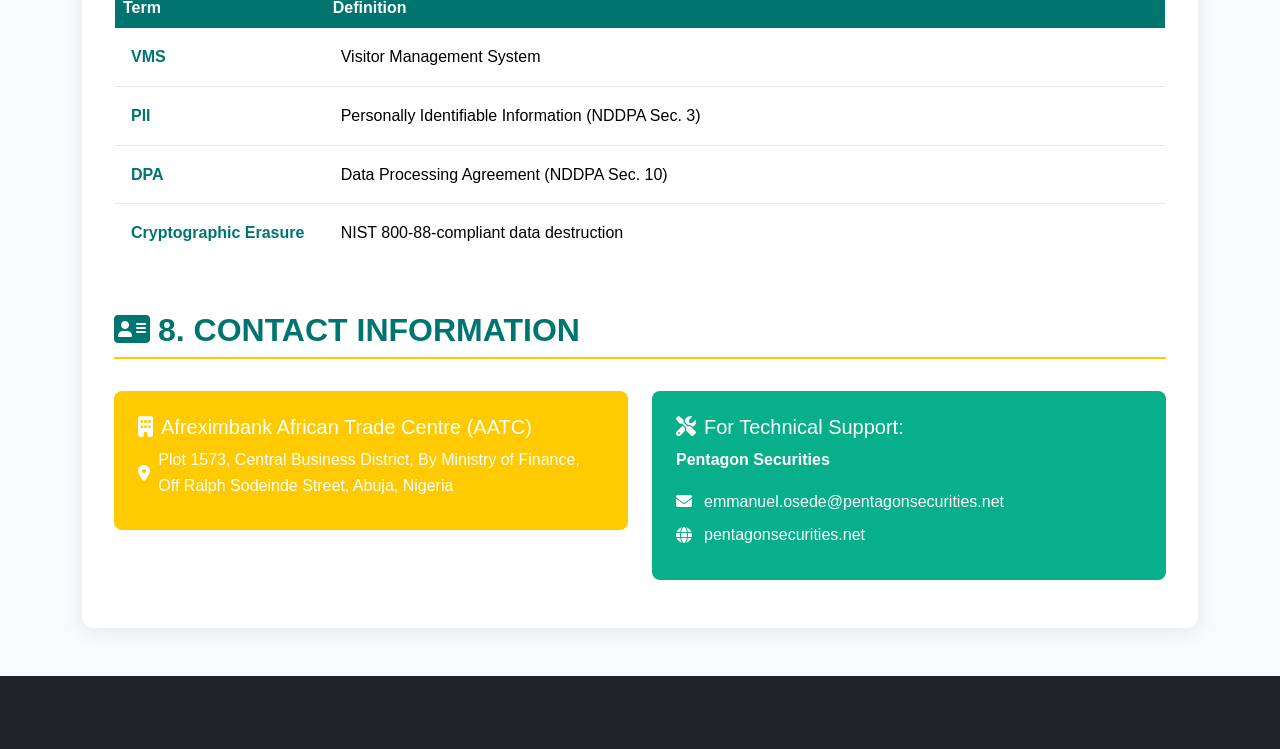
<file: privacy-policy.html>
<!DOCTYPE html>
<html lang="en">
<head>
    <meta charset="UTF-8">
    <meta name="viewport" content="width=device-width, initial-scale=1.0">
    <title>Afrexim Bank - Visitor Management Portal Privacy Policy</title>
    <link href="https://cdnjs.cloudflare.com/ajax/libs/bootstrap/5.3.0/css/bootstrap.min.css" rel="stylesheet">
    <link href="https://cdnjs.cloudflare.com/ajax/libs/font-awesome/6.4.0/css/all.min.css" rel="stylesheet">
    <style>
        :root {
            --primary-color: #007570;
            --secondary-color: #07AF8B;
            --accent-color: #FFCA00;
            --text-dark: #1f2937;
            --text-muted: #6b7280;
            --border-color: #e5e7eb;
        }

        body {
            font-family: 'Segoe UI', Tahoma, Geneva, Verdana, sans-serif;
            line-height: 1.6;
            color: var(--text-dark);
            background-color: #f8fafc;
        }

        .header-section {
            background: linear-gradient(135deg, var(--primary-color) 0%, var(--secondary-color) 100%);
            color: white;
            padding: 3rem 0;
            box-shadow: 0 4px 6px rgba(0, 0, 0, 0.1);
        }

        .policy-container {
            background: white;
            border-radius: 12px;
            box-shadow: 0 4px 20px rgba(0, 0, 0, 0.08);
            margin: -2rem auto 2rem;
            position: relative;
        }

        .policy-header {
            background: var(--accent-color);
            color: black;
            padding: 1.5rem;
            border-radius: 12px 12px 0 0;
            text-align: center;
        }

        .policy-content {
            padding: 2rem;
        }

        .section-title {
            color: var(--primary-color);
            font-weight: 700;
            margin: 2rem 0 1rem;
            padding-bottom: 0.5rem;
            border-bottom: 2px solid var(--accent-color);
        }

        .table-custom {
            border: 1px solid var(--border-color);
            border-radius: 8px;
            overflow: hidden;
            margin: 1rem 0;
        }

        .table-custom th {
            background: var(--primary-color);
            color: white;
            font-weight: 600;
            border: none;
        }

        .table-custom td {
            border-color: var(--border-color);
            padding: 1rem;
        }

        .info-card {
            background: #f0f9ff;
            border-left: 4px solid var(--secondary-color);
            padding: 1rem;
            margin: 1rem 0;
            border-radius: 0 8px 8px 0;
        }

        .contact-card {
            background: var(--accent-color);
            color: white;
            border-radius: 8px;
            padding: 1.5rem;
            margin: 1rem 0;
        }

        .contact-card h5 {
            color: white;
        }

        .contact-item {
            display: flex;
            align-items: center;
            margin: 0.5rem 0;
        }

        .contact-item i {
            width: 20px;
            margin-right: 0.5rem;
        }

        .version-badge {
            background: var(--secondary-color);
            color: white;
            padding: 0.25rem 0.75rem;
            border-radius: 20px;
            font-size: 0.85rem;
            font-weight: 500;
        }

        .purposes-list {
            background: #fef3c7;
            border-radius: 8px;
            padding: 1.5rem;
            margin: 1rem 0;
        }

        .purposes-list h5 {
            color: #92400e;
            margin-bottom: 1rem;
        }

        .purpose-item {
            margin: 0.75rem 0;
            padding-left: 1rem;
            border-left: 3px solid #f59e0b;
        }

        .glossary-term {
            font-weight: 600;
            color: var(--primary-color);
        }

        .back-to-top {
            position: fixed;
            bottom: 20px;
            right: 20px;
            background: var(--secondary-color);
            color: white;
            border: none;
            border-radius: 50%;
            width: 50px;
            height: 50px;
            font-size: 1.2rem;
            cursor: pointer;
            display: none;
            transition: all 0.3s ease;
            box-shadow: 0 2px 10px rgba(0, 0, 0, 0.2);
        }

        .back-to-top:hover {
            background: var(--primary-color);
            transform: translateY(-2px);
        }

        @media (max-width: 768px) {
            .header-section {
                padding: 2rem 0;
            }
            .policy-content {
                padding: 1rem;
            }
            .table-responsive {
                font-size: 0.9rem;
            }
        }
    </style>
</head>
<body>
    <!-- Header Section -->
    <div class="header-section">
        <div class="container">
            <div class="text-center">
                <h1 class="display-5 fw-bold mb-3">
                    <i class="fas fa-shield-alt me-3"></i>
                    Abuja-AATC Visitor Management System
                </h1>
                <h2 class="h3 fw-light">Privacy Policy</h2>
                <p class="lead mb-0">Afreximbank African Trade Center (AATC)</p>
            </div>
        </div>
    </div>

    <!-- Main Content -->
    <div class="container">
        <div class="policy-container">
            <div class="policy-header">
                <div class="row align-items-center">
                    <div class="col-md-8">
                        <h3 class="mb-1">Privacy Policy Document</h3>
                        <p class="mb-0">Protecting your personal data with transparency and compliance</p>
                    </div>
                    <div class="col-md-4 text-md-end">
                        <span class="version-badge">Version 2.8</span>
                        <div class="mt-2">
                            <small>Effective: 01-06-2025</small>
                        </div>
                    </div>
                </div>
            </div>

            <div class="policy-content">
                <!-- Introduction -->
                <section id="introduction">
                    <h2 class="section-title">
                        <i class="fas fa-info-circle me-2"></i>1. INTRODUCTION
                    </h2>
                    <p>This Privacy Policy ("Policy") governs how Afreximbank African Trade Center, Abuja ("we", "us", or "Bank") collects, uses, and protects personal data of visitors ("you") through our Visitor Management System (VMS) deployed at Plot 1573, Central Business District, By Ministry of Finance, Off Ralph Sodeinde Street, Abuja, Nigeria.</p>

                    <div class="info-card">
                        <h5><i class="fas fa-bullseye me-2"></i>Key Objectives:</h5>
                        <ul class="mb-0">
                            <li>Ensure NDDPA (Nigeria Data Protection Act 2023) compliance</li>
                            <li>Maintain banking security standards (CBN Guidelines)</li>
                            <li>Provide transparency about visitor data processing</li>
                        </ul>
                    </div>

                    <div class="purposes-list">
                        <h5><i class="fas fa-scope me-2"></i>Scope</h5>
                        <p>Applies to all individuals:</p>
                        <div class="row">
                            <div class="col-md-4">
                                <div class="purpose-item">
                                    <i class="fas fa-check text-success me-2"></i>Visitors entering Bank premises
                                </div>
                            </div>
                            <div class="col-md-4">
                                <div class="purpose-item">
                                    <i class="fas fa-check text-success me-2"></i>Employees hosting visitors
                                </div>
                            </div>
                            <div class="col-md-4">
                                <div class="purpose-item">
                                    <i class="fas fa-check text-success me-2"></i>Security personnel processing check-ins
                                </div>
                            </div>
                        </div>
                    </div>
                </section>

                <!-- Data Controller -->
                <section id="data-controller">
                    <h2 class="section-title">
                        <i class="fas fa-building me-2"></i>2. DATA CONTROLLER
                    </h2>
                    <div class="contact-card">
                        <h5><i class="fas fa-landmark me-2"></i>Afreximbank African Trade Centre (AATC)</h5>
                        <div class="contact-item">
                            <i class="fas fa-map-marker-alt"></i>
                            <span>Plot 1573, Central Business District, By Ministry of Finance, Off Ralph Sodeinde Street, Abuja, Nigeria</span>
                        </div>
                    </div>
                </section>

                <!-- Data Collection -->
                <section id="data-collection">
                    <h2 class="section-title">
                        <i class="fas fa-database me-2"></i>3. DATA WE COLLECT
                    </h2>

                    <h4 class="mt-4 mb-3 text-primary">3.1 Directly From You:</h4>
                    <div class="table-responsive">
                        <table class="table table-custom">
                            <thead>
                                <tr>
                                    <th style="width: 25%">Data Category</th>
                                    <th style="width: 35%">Examples</th>
                                    <th style="width: 40%">Legal Basis</th>
                                </tr>
                            </thead>
                            <tbody>
                                <tr>
                                    <td><strong>Identity Data</strong></td>
                                    <td>Full name, ID number, organization</td>
                                    <td>NDDPA Art. 2.4(c) - Security Necessity</td>
                                </tr>
                                <tr>
                                    <td><strong>Contact Data</strong></td>
                                    <td>Email, phone number</td>
                                    <td>Consent (via email acknowledgment)</td>
                                </tr>
                                <tr>
                                    <td><strong>Visit Records</strong></td>
                                    <td>Host name, purpose, check-in/out times</td>
                                    <td>Legitimate Interest (Premises Security)</td>
                                </tr>
                            </tbody>
                        </table>
                    </div>

                    <h4 class="mt-4 mb-3 text-primary">3.2 Automatically Collected:</h4>
                    <div class="row">
                        <div class="col-md-6">
                            <div class="info-card text-center">
                                <i class="fas fa-qrcode fa-2x mb-2 text-primary"></i>
                                <p class="mb-0"><strong>QR code scan timestamps</strong></p>
                            </div>
                        </div>
                        <!--<div class="col-md-4">
                            <div class="info-card text-center">
                                <i class="fas fa-mobile-alt fa-2x mb-2 text-primary"></i>
                                <p class="mb-0"><strong>Device type (for troubleshooting)</strong></p>
                            </div>
                        </div>-->
                        <div class="col-md-6">
                            <div class="info-card text-center">
                                <i class="fas fa-clipboard-check fa-2x mb-2 text-primary"></i>
                                <p class="mb-0"><strong>Receptionist verification notes</strong></p>
                            </div>
                        </div>
                    </div>
                </section>

                <!-- Purpose of Processing -->
                <section id="purpose">
                    <h2 class="section-title">
                        <i class="fas fa-cogs me-2"></i>4. PURPOSE OF PROCESSING
                    </h2>
                    <p>We use your data exclusively for:</p>

                    <div class="row">
                        <div class="col-md-6">
                            <div class="purposes-list">
                                <h5><i class="fas fa-shield-alt me-2"></i>1. Security Access Control</h5>
                                <div class="purpose-item">
                                    <i class="fas fa-id-card me-2"></i>Verify identity at entry points
                                </div>
                                <div class="purpose-item">
                                    <i class="fas fa-lock me-2"></i>Prevent unauthorized building access
                                </div>
                            </div>
                        </div>
                        <div class="col-md-6">
                            <div class="purposes-list">
                                <h5><i class="fas fa-gavel me-2"></i>2. Regulatory Compliance</h5>
                                <div class="purpose-item">
                                    <i class="fas fa-file-alt me-2"></i>Maintain audit trails (CBN BSD/DIR/GEN/LAB/11/020)
                                </div>
                                <div class="purpose-item">
                                    <i class="fas fa-search me-2"></i>Facilitate NDIC inspections
                                </div>
                            </div>
                        </div>
                    </div>

                    <div class="purposes-list">
                        <h5><i class="fas fa-exclamation-triangle me-2"></i>3. Emergency Management</h5>
                        <div class="row">
                            <div class="col-md-6">
                                <div class="purpose-item">
                                    <i class="fas fa-users me-2"></i>Evacuation roll calls
                                </div>
                            </div>
                            <div class="col-md-6">
                                <div class="purpose-item">
                                    <i class="fas fa-route me-2"></i>Contact tracing if required
                                </div>
                            </div>
                        </div>
                    </div>
                </section>

                <!-- Policy Updates -->
                <section id="updates">
                    <h2 class="section-title">
                        <i class="fas fa-history me-2"></i>5. POLICY UPDATES
                    </h2>
                    <h4 class="mt-4 mb-3 text-primary">Version History:</h4>
                    <div class="table-responsive">
                        <table class="table table-custom">
                            <thead>
                                <tr>
                                    <th>Version</th>
                                    <th>Effective Date</th>
                                    <th>Changes</th>
                                </tr>
                            </thead>
                            <tbody>
                                <tr>
                                    <td><strong>1.0</strong></td>
                                    <td>22-04-2025</td>
                                    <td>Initial Release</td>
                                </tr>
                                <tr>
                                    <td><strong>1.1</strong></td>
                                    <td>-</td>
                                    <td>-</td>
                                </tr>
                                <tr>
                                    <td><strong>1.2</strong></td>
                                    <td>-</td>
                                    <td>-</td>
                                </tr>
                            </tbody>
                        </table>
                    </div>
                </section>

                <!-- Complaints & Regulatory -->
                <section id="complaints">
                    <h2 class="section-title">
                        <i class="fas fa-exclamation-circle me-2"></i>6. COMPLAINTS & REGULATORY AUTHORITY
                    </h2>

                    <div class="row">
                        <div class="col-lg-6">
                            <h4 class="mt-4 mb-3 text-primary">6.1 Internal Resolution</h4>
                            <div class="contact-card">
                                <h5><i class="fas fa-headset me-2"></i>Submit complaints to:</h5>
                                <p><strong>Afrexim Bank</strong></p>
                                <div class="contact-item">
                                    <i class="fas fa-envelope"></i>
                                    <span>support@aatcabuja.com.ng</span>
                                </div>
                                <div class="contact-item">
                                    <i class="fas fa-phone"></i>
                                    <span>+234 809 142 9834</span>
                                </div>
                                <div class="contact-item">
                                    <i class="fas fa-clock"></i>
                                    <span>Response within 14 days</span>
                                </div>
                            </div>
                        </div>

                        <div class="col-lg-6">
                            <h4 class="mt-4 mb-3 text-primary">6.2 National Data Protection Commission (NDPC)</h4>
                            <div class="contact-card" style="background: var(--primary-color);">
                                <h5><i class="fas fa-landmark me-2"></i>If unsatisfied, contact:</h5>
                                <p><strong>NDPC Head Office</strong></p>
                                <p>Plot 1386, Tafawa Balewa Way, Area 10, Garki, Abuja</p>
                                <div class="contact-item">
                                    <i class="fas fa-envelope"></i>
                                    <span>info@ndpc.gov.ng</span>
                                </div>
                                <div class="contact-item">
                                    <i class="fas fa-phone"></i>
                                    <span>09-292-1111</span>
                                </div>
                                <div class="contact-item">
                                    <i class="fas fa-globe"></i>
                                    <span>report.ndpc.gov.ng</span>
                                </div>
                            </div>
                        </div>
                    </div>
                </section>

                <!-- Glossary -->
                <section id="glossary">
                    <h2 class="section-title">
                        <i class="fas fa-book me-2"></i>7. GLOSSARY
                    </h2>
                    <div class="table-responsive">
                        <table class="table table-custom">
                            <thead>
                                <tr>
                                    <th style="width: 20%">Term</th>
                                    <th style="width: 80%">Definition</th>
                                </tr>
                            </thead>
                            <tbody>
                                <tr>
                                    <td><span class="glossary-term">VMS</span></td>
                                    <td>Visitor Management System</td>
                                </tr>
                                <tr>
                                    <td><span class="glossary-term">PII</span></td>
                                    <td>Personally Identifiable Information (NDDPA Sec. 3)</td>
                                </tr>
                                <tr>
                                    <td><span class="glossary-term">DPA</span></td>
                                    <td>Data Processing Agreement (NDDPA Sec. 10)</td>
                                </tr>
                                <tr>
                                    <td><span class="glossary-term">Cryptographic Erasure</span></td>
                                    <td>NIST 800-88-compliant data destruction</td>
                                </tr>
                            </tbody>
                        </table>
                    </div>
                </section>

                <!-- Contact Information -->
                <section id="contact">
                    <h2 class="section-title">
                        <i class="fas fa-address-card me-2"></i>8. CONTACT INFORMATION
                    </h2>

                    <div class="row">
                        <div class="col-lg-6">
                            <div class="contact-card">
                                <h5><i class="fas fa-building me-2"></i>Afreximbank African Trade Centre (AATC)</h5>
                                <div class="contact-item">
                                    <i class="fas fa-map-marker-alt"></i>
                                    <span>Plot 1573, Central Business District, By Ministry of Finance, Off Ralph Sodeinde Street, Abuja, Nigeria</span>
                                </div>
                            </div>
                        </div>

                        <div class="col-lg-6">
                            <div class="contact-card" style="background: var(--secondary-color);">
                                <h5><i class="fas fa-tools me-2"></i>For Technical Support:</h5>
                                <p><strong>Pentagon Securities</strong></p>
                                <div class="contact-item">
                                    <i class="fas fa-envelope"></i>
                                    <span>emmanuel.osede@pentagonsecurities.net</span>
                                </div>
                                <div class="contact-item">
                                    <i class="fas fa-globe"></i>
                                    <span>pentagonsecurities.net</span>
                                </div>
                            </div>
                        </div>
                    </div>
                </section>
            </div>
        </div>
    </div>

    <!-- Back to Top Button -->
    <button class="back-to-top" id="backToTop" onclick="scrollToTop()">
        <i class="fas fa-chevron-up"></i>
    </button>

    <!-- Footer -->
    <footer class="bg-dark text-white py-4 mt-5">
        <div class="container text-center">
            <!--<p class="mb-2">&copy; 2025 African Export-Import Bank (Afrexim Bank). All rights reserved.</p>-->
            <p class="mb-0 text-muted">This privacy policy is effective as of June 1, 2025 - Version 2.8</p>
        </div>
    </footer>

    <script src="https://cdnjs.cloudflare.com/ajax/libs/bootstrap/5.3.0/js/bootstrap.bundle.min.js"></script>
    <script>
        // Back to top functionality
        window.addEventListener('scroll', function() {
            const backToTop = document.getElementById('backToTop');
            if (window.pageYOffset > 300) {
                backToTop.style.display = 'block';
            } else {
                backToTop.style.display = 'none';
            }
        });

        function scrollToTop() {
            window.scrollTo({
                top: 0,
                behavior: 'smooth'
            });
        }

        // Smooth scrolling for anchor links
        document.querySelectorAll('a[href^="#"]').forEach(anchor => {
            anchor.addEventListener('click', function (e) {
                e.preventDefault();
                const target = document.querySelector(this.getAttribute('href'));
                if (target) {
                    target.scrollIntoView({
                        behavior: 'smooth',
                        block: 'start'
                    });
                }
            });
        });

        // Add fade-in animation on scroll
        const observerOptions = {
            threshold: 0.1,
            rootMargin: '0px 0px -50px 0px'
        };

        const observer = new IntersectionObserver(function(entries) {
            entries.forEach(entry => {
                if (entry.isIntersecting) {
                    entry.target.style.opacity = '1';
                    entry.target.style.transform = 'translateY(0)';
                }
            });
        }, observerOptions);

        // Apply animation to sections
        document.querySelectorAll('section').forEach(section => {
            section.style.opacity = '0';
            section.style.transform = 'translateY(20px)';
            section.style.transition = 'opacity 0.6s ease, transform 0.6s ease';
            observer.observe(section);
        });
    </script>
</body>
</html>
</file>
